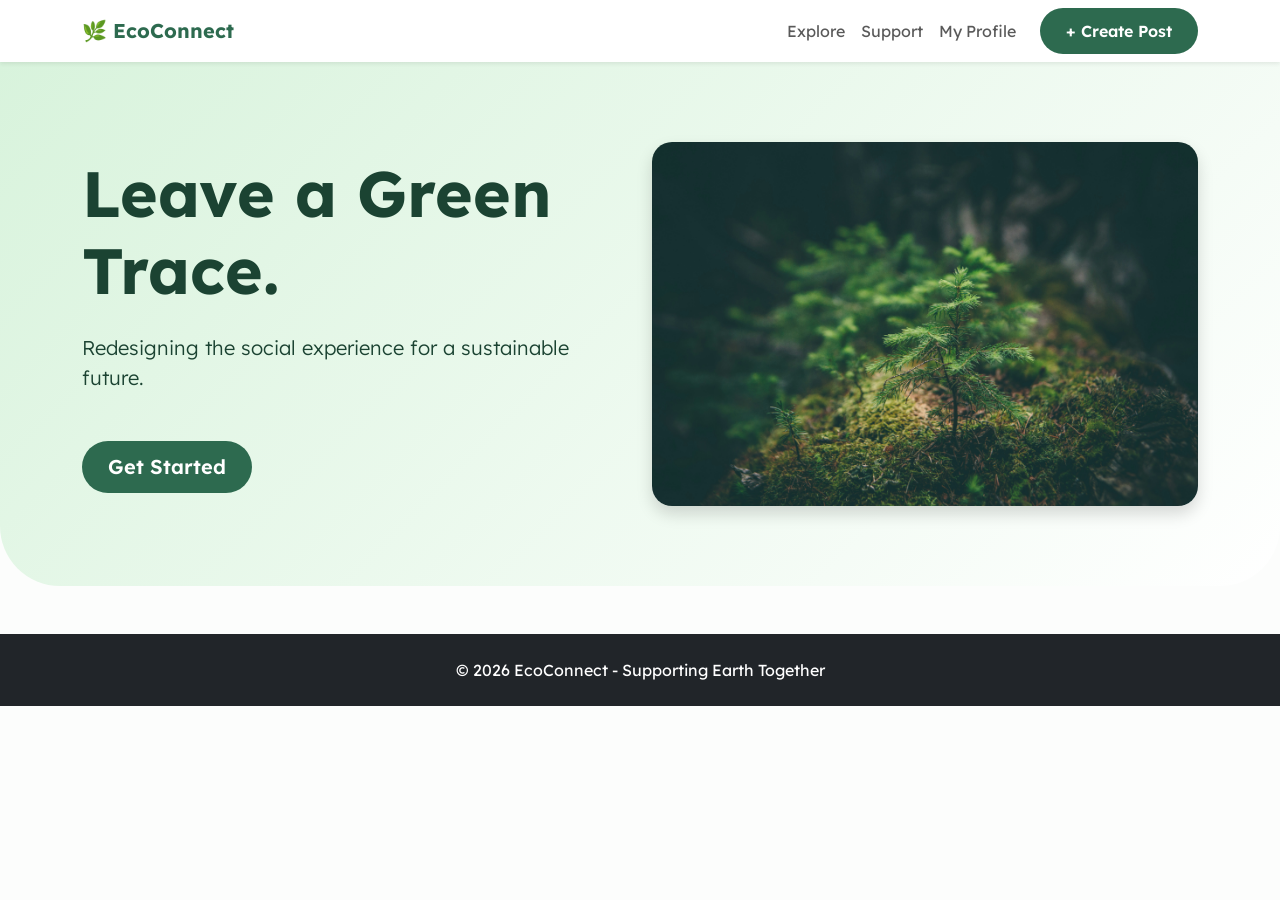
<file: index.html>
<!DOCTYPE html>
<link rel="stylesheet" href="style.css">
<html lang="en">

<head>
    <meta charset="UTF-8">
    <meta name="viewport" content="width=device-width, initial-scale=1.0">
    <title>EcoConnect | Home</title>
    <link href="https://cdn.jsdelivr.net/npm/bootstrap@5.3.0/dist/css/bootstrap.min.css" rel="stylesheet">
    <link href="https://fonts.googleapis.com/css2?family=Lexend:wght@400;700&display=swap" rel="stylesheet">
    <link rel="stylesheet" href="style.css">
</head>

<body>
    <nav class="navbar navbar-expand-lg sticky-top shadow-sm">
        <div class="container">
            <a class="navbar-brand" href="index.html">🌿 EcoConnect</a>
            
            <button class="navbar-toggler" type="button" data-bs-toggle="collapse" data-bs-target="#navbarNav">
                <span class="navbar-toggler-icon"></span>
            </button>
            
            <div class="collapse navbar-collapse" id="navbarNav">
                <ul class="navbar-nav ms-auto align-items-center">
                    <li class="nav-item"><a class="nav-link" href="feed.html">Explore</a></li>
                    <li class="nav-item"><a class="nav-link" href="support.html">Support</a></li>
                    <li class="nav-item"><a class="nav-link" href="profile.html">My Profile</a></li>
                    <li class="nav-item"><a class="btn btn-eco ms-lg-3" href="login.html">+ Create Post</a></li>
                </ul>
            </div>
        </div>
    </nav>

    <header class="hero-section">
        <div class="container text-center text-lg-start">
            <div class="row align-items-center">
                <div class="col-lg-6">
                    <h1 class="display-3 fw-bold mb-4">Leave a Green Trace.</h1>
                    <p class="lead mb-5">Redesigning the social experience for a sustainable future.</p>
                    <a href="feed.html" class="btn btn-eco btn-lg"> Get Started</a>
                </div>
                <div class="col-lg-6 mt-5 mt-lg-0">
                    <img src=images/img_10.jpg class="img-fluid shadow" alt="Eco">
                </div>
            </div>
        </div>
    </header>
    
    <footer class="bg-dark text-white py-4 text-center mt-5">
        <p class="mb-0">© 2026 EcoConnect - Supporting Earth Together</p>
    </footer>
    
    <!-- BOOTSTRAP JS (IMPORTANT) -->
    <script src="https://cdn.jsdelivr.net/npm/bootstrap@5.3.0/dist/js/bootstrap.bundle.min.js"></script>

</body>
</html>
</file>
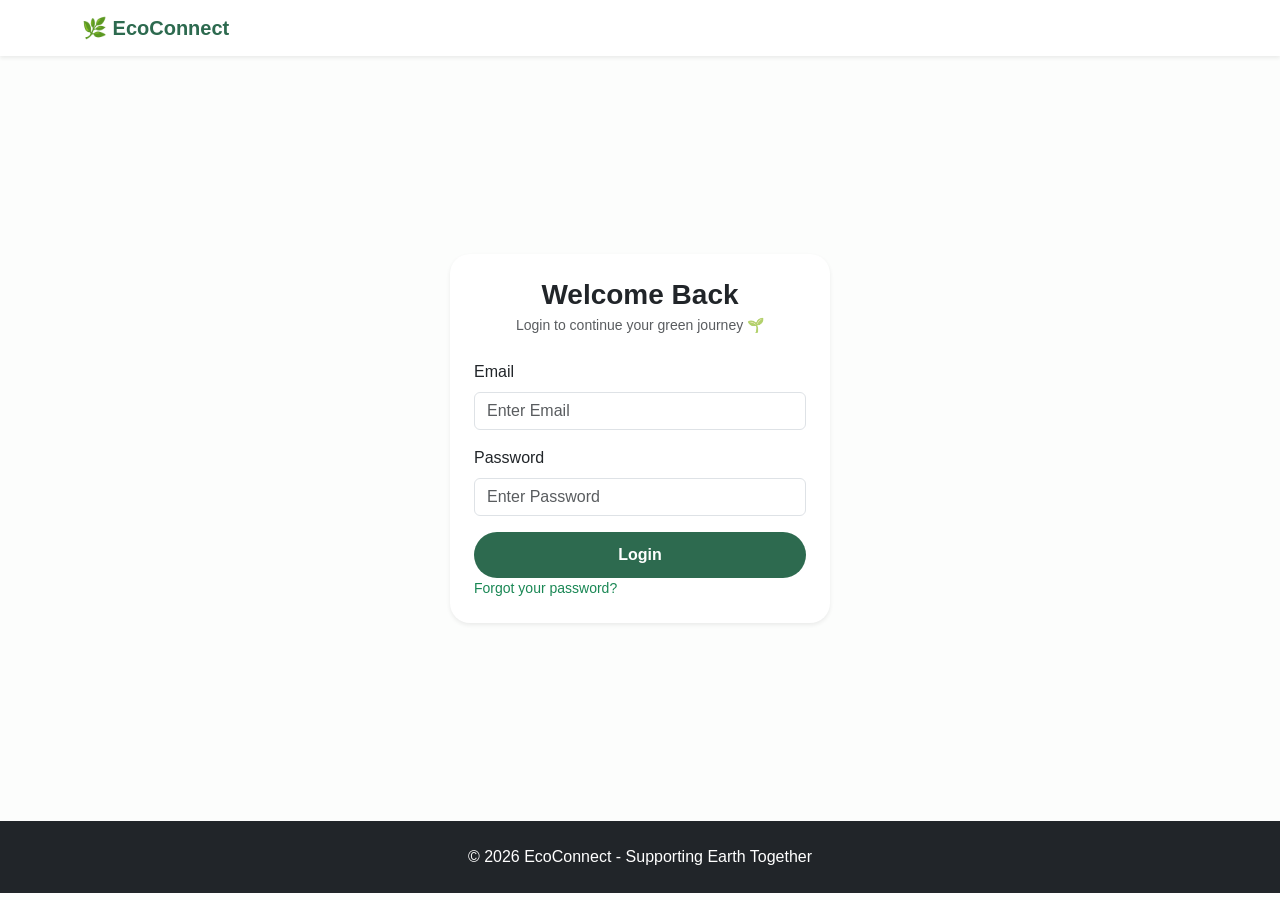
<file: login.html>
<!DOCTYPE html>
<html lang="en">

<head>
    <meta charset="UTF-8">
    <meta name="viewport" content="width=device-width, initial-scale=1.0">
    <title>EcoConnect | Login</title>

    <link href="https://cdn.jsdelivr.net/npm/bootstrap@5.3.0/dist/css/bootstrap.min.css" rel="stylesheet">
    <link rel="stylesheet" href="style.css">
</head>

<body>

<!-- NAVBAR (fixed consistency) -->
<nav class="navbar navbar-expand-lg sticky-top shadow-sm">
    <div class="container">
        <a class="navbar-brand" href="index.html">🌿 EcoConnect</a>
    </div>
</nav>

<!-- LOGIN WRAPPER -->
<div class="container d-flex align-items-center justify-content-center" style="min-height: 85vh;">

    <div class="card p-4 shadow-sm" style="width: 380px; border-radius: 20px;">

        <h3 class="text-center fw-bold mb-1">Welcome Back</h3>
        <p class="text-center text-muted small mb-4">
            Login to continue your green journey 🌱
        </p>

        <form>

            <div class="mb-3">
                <label class="form-label">Email</label>
                <input type="email" class="form-control" placeholder="Enter Email">
            </div>

            <div class="mb-3">
                <label class="form-label">Password</label>
                <input type="password" class="form-control" placeholder="Enter Password">
            </div>

            <!-- FIXED BUTTON -->
            <button type="button" class="btn btn-eco w-100"
                    onclick="window.location.href='#'">
                Login
            </button>

        </form>

        <a href="#" class="small text-success text-decoration-none"> Forgot your password?</a>
        


    </div>

</div>

<!-- FOOTER -->
<footer class="bg-dark text-white py-4 text-center">
    <p class="mb-0">© 2026 EcoConnect - Supporting Earth Together</p>
</footer>

</body>
</html>
</file>
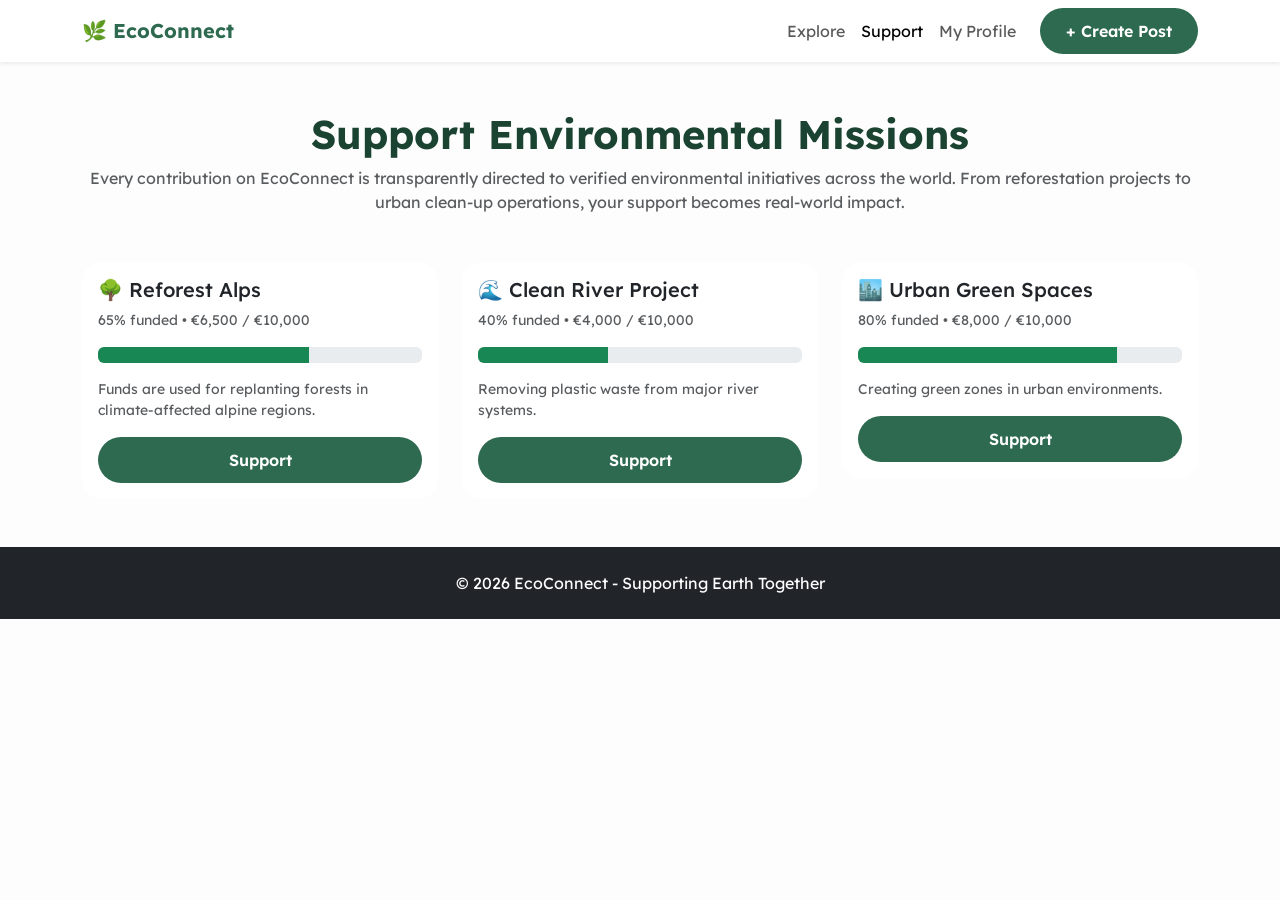
<file: support.html>
<!DOCTYPE html>
<link rel="stylesheet" href="style.css">
<html lang="en">
<head>
    <meta charset="UTF-8">
    <meta name="viewport" content="width=device-width, initial-scale=1.0">
    <title>EcoConnect | Support</title>

    <link href="https://cdn.jsdelivr.net/npm/bootstrap@5.3.0/dist/css/bootstrap.min.css" rel="stylesheet">
    <link href="https://fonts.googleapis.com/css2?family=Lexend:wght@400;700&display=swap" rel="stylesheet">
    <link rel="stylesheet" href="style.css">
</head>

<body>

<!-- NAVBAR-->
<nav class="navbar navbar-expand-lg sticky-top shadow-sm">
    <div class="container">
        <a class="navbar-brand" href="index.html">🌿 EcoConnect</a>

        <button class="navbar-toggler" type="button" data-bs-toggle="collapse" data-bs-target="#navbarNav">
            <span class="navbar-toggler-icon"></span>
        </button>

        <div class="collapse navbar-collapse" id="navbarNav">
            <ul class="navbar-nav ms-auto align-items-center">
                <li class="nav-item"><a class="nav-link" href="feed.html">Explore</a></li>
                <li class="nav-item"><a class="nav-link active" href="support.html">Support</a></li>
                <li class="nav-item"><a class="nav-link" href="profile.html">My Profile</a></li>
                <li class="nav-item"><a class="btn btn-eco ms-lg-3" href="login.html">+ Create Post</a></li>
            </ul>
        </div>
    </div>
</nav>

<main class="container my-5">

    <div class="text-center mb-5">
        <h1 class="fw-bold">Support Environmental Missions</h1>
        <p class="text-muted">
            Every contribution on EcoConnect is transparently directed to verified environmental initiatives across the world.
            From reforestation projects to urban clean-up operations, your support becomes real-world impact.
        </p>
    </div>

    <div class="row g-4">

        <!-- Campaign 1 -->
        <div class="col-md-4">
            <div class="card p-3">
                <h5>🌳 Reforest Alps</h5>
                <p class="text-muted small">65% funded • €6,500 / €10,000</p>

                <div class="progress mb-3">
                    <div class="progress-bar bg-success" style="width: 65%"></div>
                </div>

                <p class="text-muted small">
                    Funds are used for replanting forests in climate-affected alpine regions.
                </p>

                <button class="btn btn-eco w-100">Support</button>
            </div>
        </div>

        <!-- Campaign 2 -->
        <div class="col-md-4">
            <div class="card p-3">
                <h5>🌊 Clean River Project</h5>
                <p class="text-muted small">40% funded • €4,000 / €10,000</p>

                <div class="progress mb-3">
                    <div class="progress-bar bg-success" style="width: 40%"></div>
                </div>

                <p class="text-muted small">
                    Removing plastic waste from major river systems.
                </p>

                <button class="btn btn-eco w-100">Support</button>
            </div>
        </div>

        <!-- Campaign 3 -->
        <div class="col-md-4">
            <div class="card p-3">
                <h5>🏙️ Urban Green Spaces</h5>
                <p class="text-muted small">80% funded • €8,000 / €10,000</p>

                <div class="progress mb-3">
                    <div class="progress-bar bg-success" style="width: 80%"></div>
                </div>
                
                <p class="text-muted small">
                    Creating green zones in urban environments.
                </p>

                <button class="btn btn-eco w-100">Support</button>
            </div>
        </div>

    </div>

</main>

<footer class="bg-dark text-white py-4 text-center mt-5">
    <p class="mb-0">© 2026 EcoConnect - Supporting Earth Together</p>
</footer>

<!-- BOOTSTRAP JS (IMPORTANT) -->
<script src="https://cdn.jsdelivr.net/npm/bootstrap@5.3.0/dist/js/bootstrap.bundle.min.js"></script>

</body>
</html>
</file>
<file: style.css>
/* Custom Styles for EcoConnect */

:root {
    --primary-green: #2d6a4f; /* Eco theme main color */
    --light-green: #d8f3dc;
    --dark-green: #1b4332;
    --bg-light: #fcfdfc;
}

body {
    font-family: 'Lexend', sans-serif;
    background-color: var(--bg-light);
    color: var(--dark-green);
}

/* Customizing Bootstrap Navbar */
.navbar {
    background-color: rgba(255, 255, 255, 0.95);
    backdrop-filter: blur(10px);
    transition: all 0.3s;
}

.navbar-brand {
    font-weight: 700;
    color: var(--primary-green) !important;
}

/* Custom Buttons (Overriding Bootstrap defaults) */
.btn-eco {
    background-color: var(--primary-green);
    color: white;
    border-radius: 30px;
    font-weight: 600;
    padding: 10px 25px;
    transition: transform 0.3s ease, background-color 0.3s;
}

.btn-eco:hover {
    transform: translateY(-3px);
    background-color: var(--dark-green);
    color: white;
}

/* Feature & Post Cards */
.card {
    border: none !important;
    border-radius: 20px !important;
    transition: box-shadow 0.3s ease;
}

.post-image {
    width: 100% !important;
    height: 100% !important;
    object-fit: cover !important;
    display: block;
    border-radius: 16px;
}



.card:hover {
    box-shadow: 0 15px 30px rgba(0,0,0,0.08);
}

/* Hero Section Branding */
.hero-section {
    padding: 80px 0;
    background: linear-gradient(135deg, var(--light-green) 0%, #ffffff 100%);
    border-bottom-left-radius: 60px;
    border-bottom-right-radius: 60px;
}

/* Responsive Images */
.img-fluid {
    border-radius: 20px;
}

/* Modal */

.modal-backdrop.show {
    opacity: 0.85 !important;
    backdrop-filter: blur(6px);
}

.modal-content {
    border-radius: 20px;
    border: none;
    overflow: hidden;
    animation: modalPop 0.25s ease-out;
}

@keyframes modalPop {
    from {
        transform: scale(0.95);
        opacity: 0;
    }
    to {
        transform: scale(1);
        opacity: 1;
    }
}

.modal-body img {
    border-radius: 15px;
}

/* subtle hover lift on cards */
.card {
    transition: transform 0.2s ease, box-shadow 0.2s ease;
    cursor: pointer;
}

.card:hover {
    transform: translateY(-4px);
    box-shadow: 0 18px 35px rgba(0,0,0,0.12);
}

/* disable scroll when modal is open (Bootstrap handles body, but reinforce UX) */
body.modal-open {
    overflow: hidden;
}
</file>
